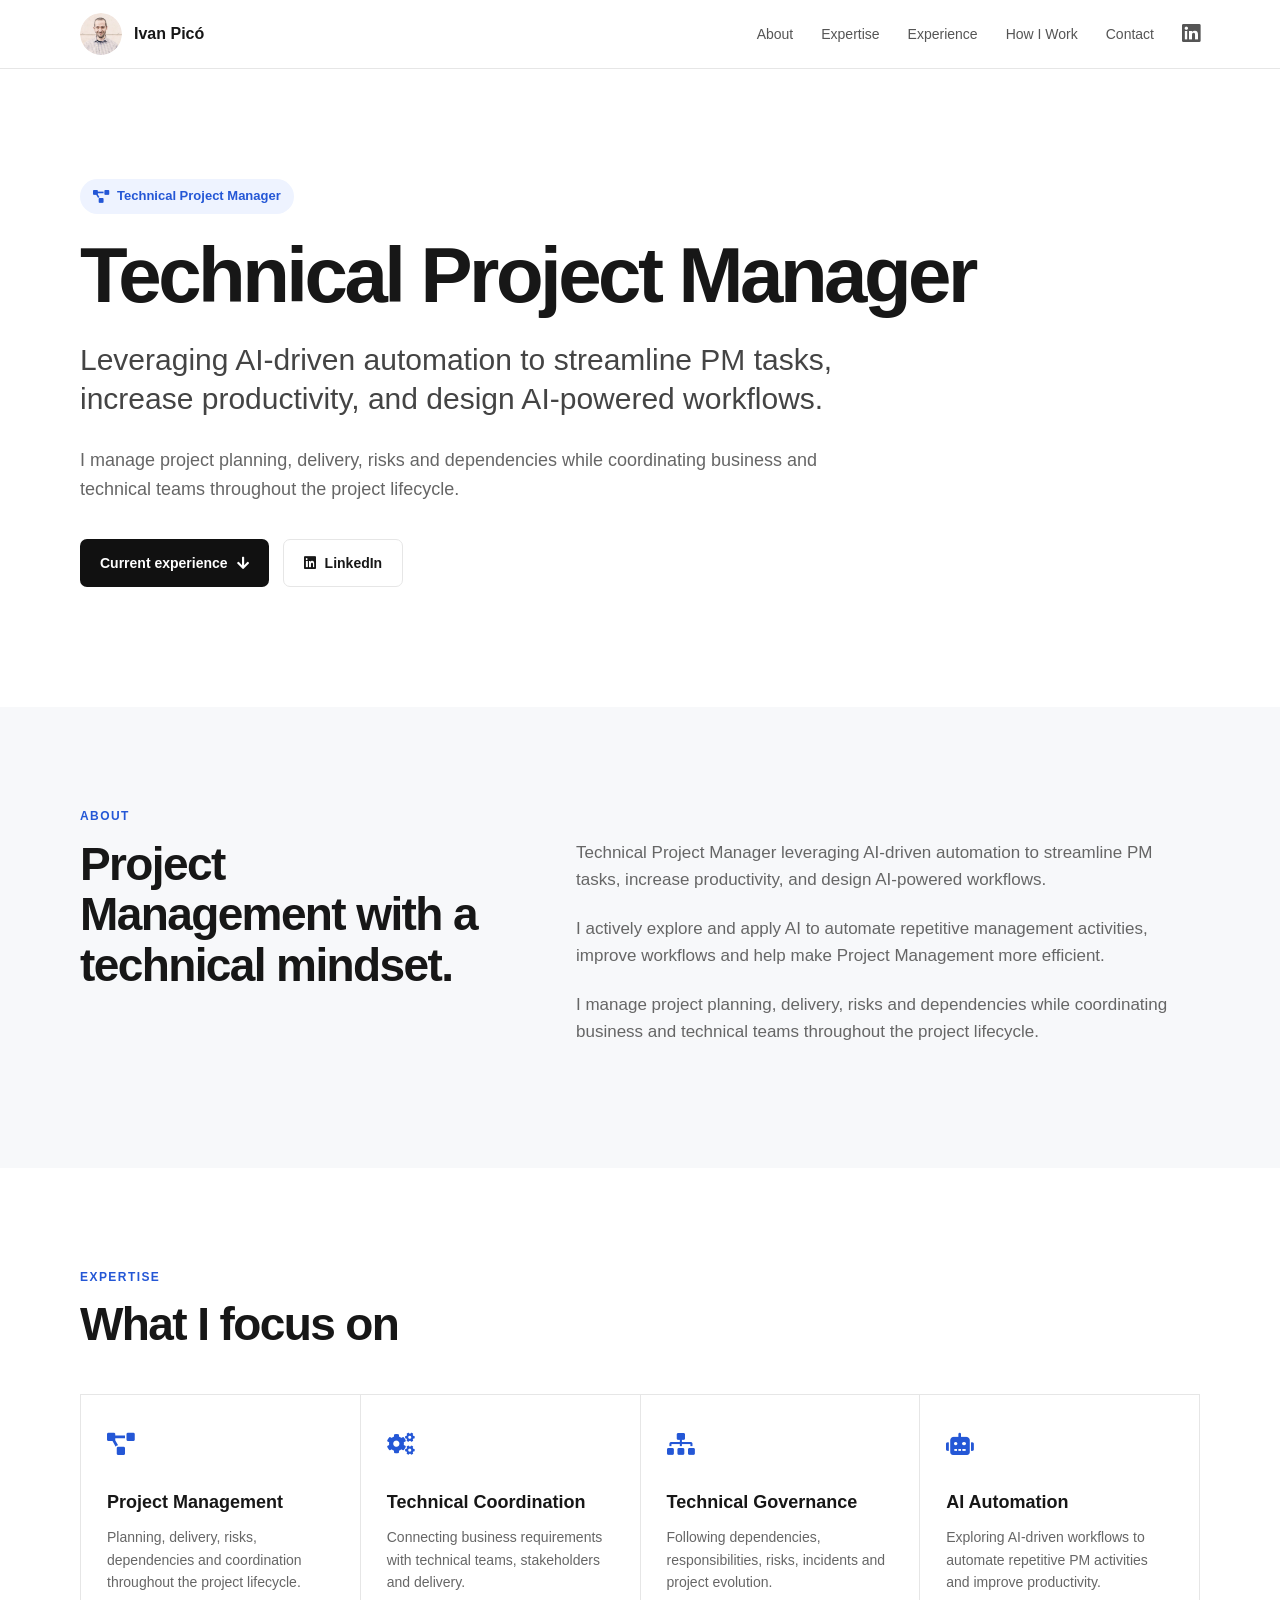
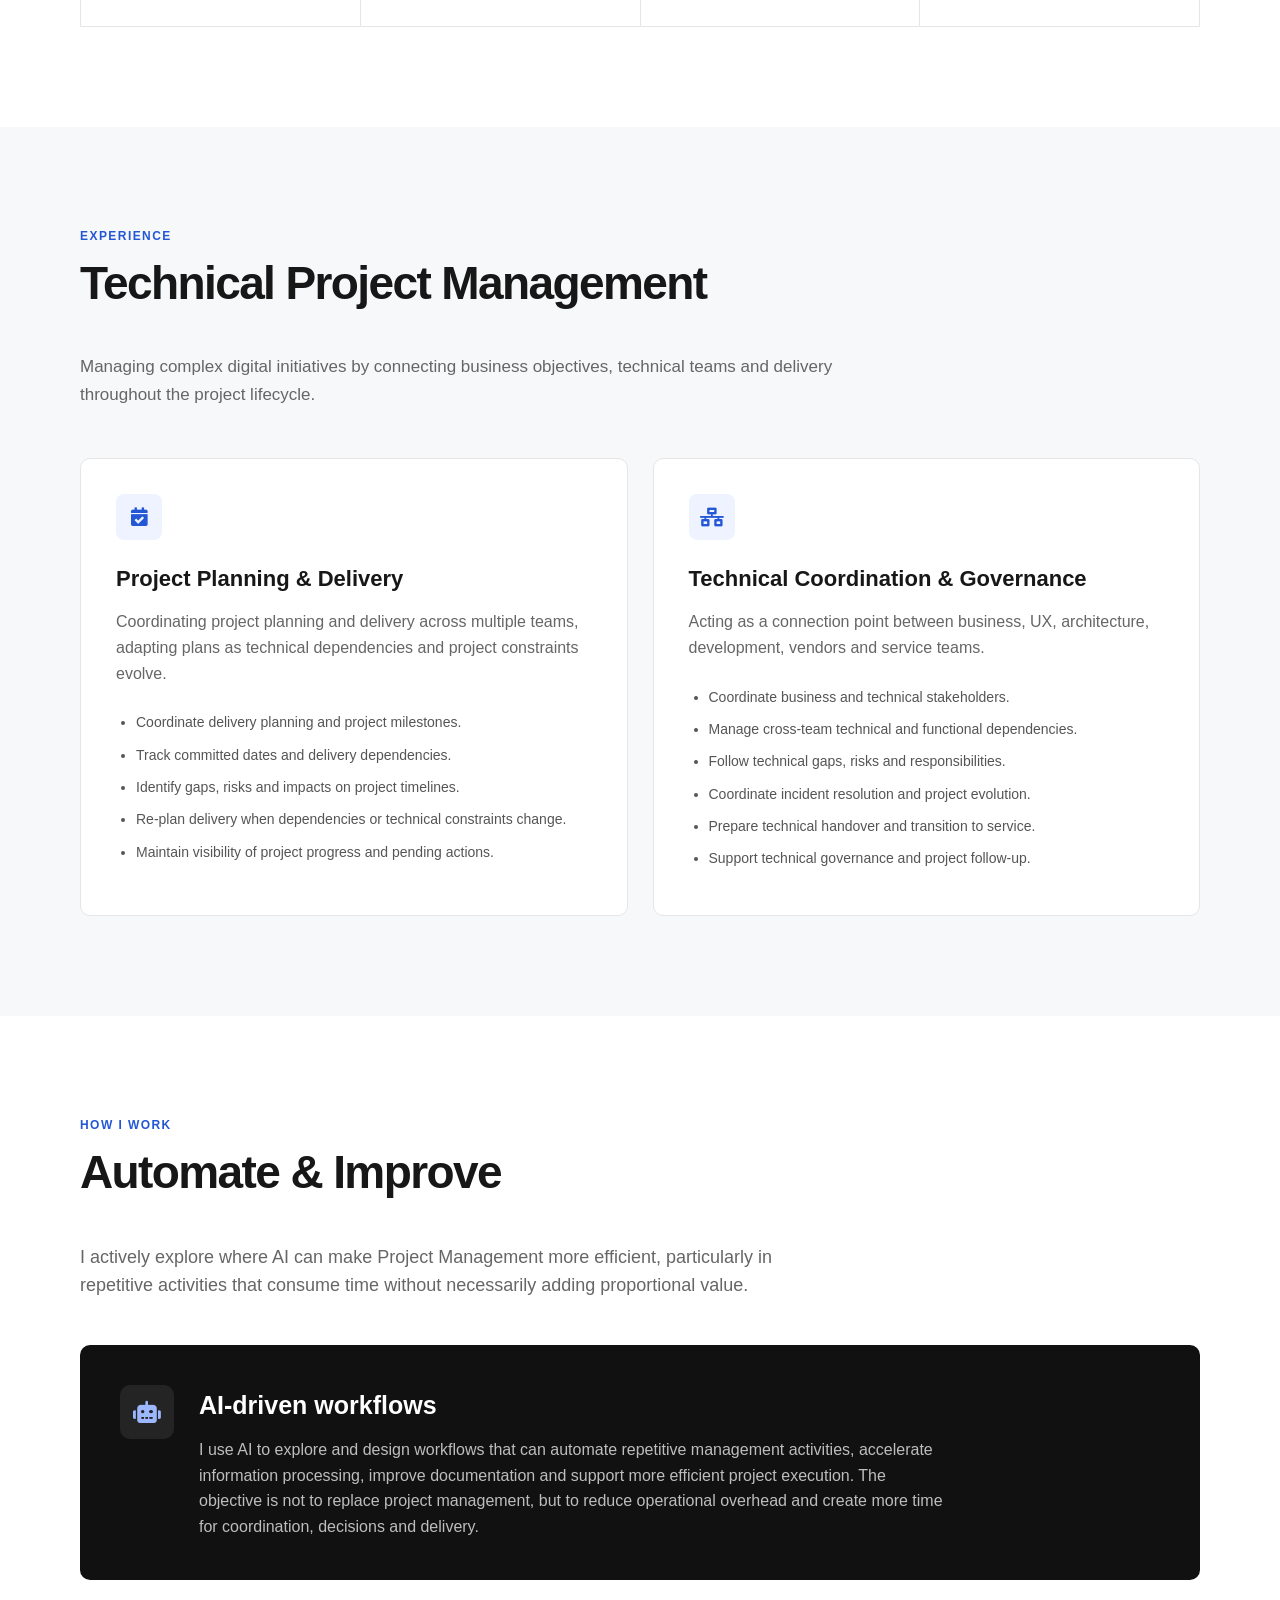
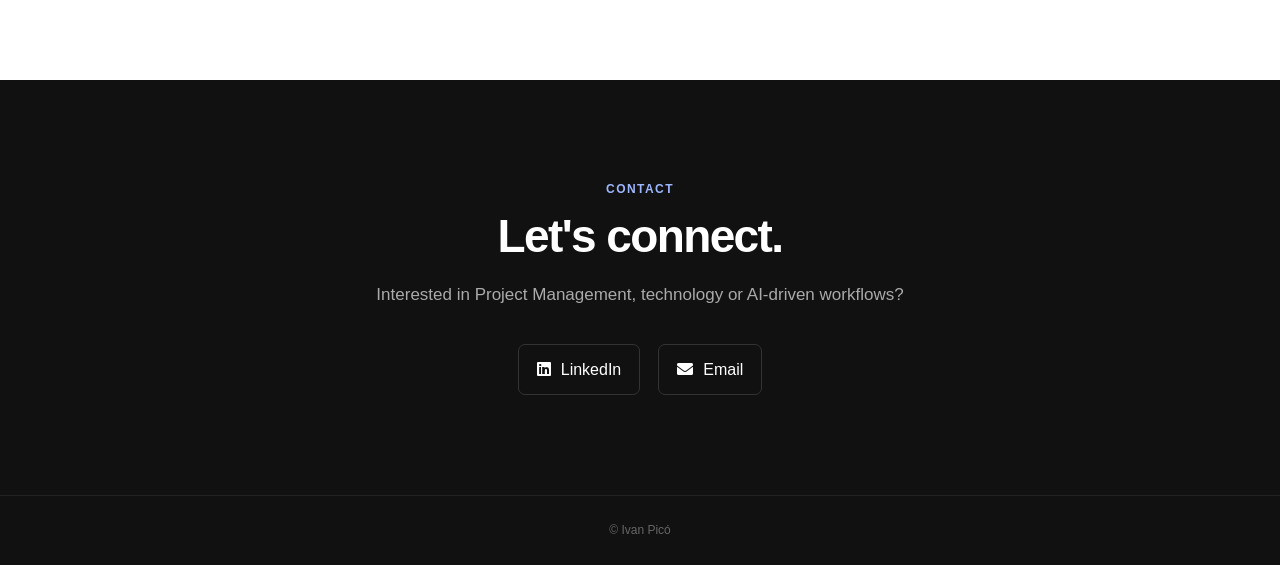
<file: index.html>
<!DOCTYPE html>
<html lang="en">

<head>
    <meta charset="UTF-8">
    <meta name="viewport" content="width=device-width, initial-scale=1.0">

    <title>Ivan Picó | Technical Project Manager</title>

    <meta name="description"
        content="Ivan Picó - Technical Project Manager leveraging AI-driven automation to streamline PM tasks, increase productivity, and design AI-powered workflows.">

    <link rel="stylesheet"
        href="https://cdnjs.cloudflare.com/ajax/libs/font-awesome/5.15.4/css/all.min.css">

    <link rel="apple-touch-icon"
        sizes="180x180"
        href="/favicon/apple-touch-icon.png">

    <link rel="icon"
        type="image/png"
        sizes="32x32"
        href="/favicon/favicon-32x32.png">

    <link rel="icon"
        type="image/png"
        sizes="16x16"
        href="/favicon/favicon-16x16.png">

    <link rel="manifest"
        href="/favicon/site.webmanifest">

    <meta name="theme-color" content="#ffffff">

    <style>

        :root {
            --background: #ffffff;
            --surface: #f7f8fa;
            --surface-dark: #111111;
            --text: #171717;
            --text-secondary: #666666;
            --border: #e6e6e6;
            --accent: #2457d6;
            --accent-light: #eef3ff;
            --max-width: 1120px;
        }

        * {
            box-sizing: border-box;
        }

        html {
            scroll-behavior: smooth;
        }

        body {
            margin: 0;
            font-family: -apple-system,
                BlinkMacSystemFont,
                "Segoe UI",
                Roboto,
                Helvetica,
                Arial,
                sans-serif;
            color: var(--text);
            background: var(--background);
            line-height: 1.6;
        }

        a {
            color: inherit;
            text-decoration: none;
        }

        .container {
            width: min(100% - 40px, var(--max-width));
            margin: 0 auto;
        }

        /* =========================
           NAVIGATION
        ========================= */

        .navbar {
            position: sticky;
            top: 0;
            z-index: 1000;
            background: rgba(255, 255, 255, 0.94);
            backdrop-filter: blur(10px);
            border-bottom: 1px solid var(--border);
        }

        .navbar-inner {
            min-height: 68px;
            display: flex;
            align-items: center;
            justify-content: space-between;
        }

        .brand {
            display: flex;
            align-items: center;
            gap: 12px;
            font-weight: 600;
        }

        .brand img {
            width: 42px;
            height: 42px;
            border-radius: 50%;
            object-fit: cover;
        }

        .brand-name {
            font-size: 16px;
        }

        .nav-links {
            display: flex;
            align-items: center;
            gap: 28px;
        }

        .nav-links a {
            color: #555;
            font-size: 14px;
            transition: color 0.2s ease;
        }

        .nav-links a:hover {
            color: var(--text);
        }

        .linkedin-link {
            font-size: 21px !important;
        }

        /* =========================
           HERO
        ========================= */

        .hero {
            padding: 110px 0 120px;
        }

        .hero-content {
            max-width: 900px;
        }

        .hero-eyebrow {
            display: inline-flex;
            align-items: center;
            gap: 8px;
            margin-bottom: 22px;
            padding: 7px 13px;
            background: var(--accent-light);
            color: var(--accent);
            border-radius: 20px;
            font-size: 13px;
            font-weight: 600;
        }

        .hero h1 {
            margin: 0 0 25px;
            font-size: clamp(46px, 7vw, 78px);
            line-height: 1.02;
            letter-spacing: -0.045em;
            font-weight: 700;
        }

        .hero-title {
            font-size: clamp(22px, 3vw, 30px);
            line-height: 1.3;
            font-weight: 500;
            color: #444;
            max-width: 850px;
            margin-bottom: 28px;
        }

        .hero-description {
            max-width: 760px;
            font-size: 18px;
            color: var(--text-secondary);
            margin: 0;
        }

        .hero-actions {
            display: flex;
            gap: 14px;
            margin-top: 35px;
            flex-wrap: wrap;
        }

        .button {
            display: inline-flex;
            align-items: center;
            justify-content: center;
            gap: 9px;
            padding: 12px 20px;
            border-radius: 7px;
            font-size: 14px;
            font-weight: 600;
            transition: all 0.2s ease;
        }

        .button-primary {
            color: white;
            background: var(--surface-dark);
        }

        .button-primary:hover {
            transform: translateY(-1px);
            opacity: 0.9;
        }

        .button-secondary {
            border: 1px solid var(--border);
            color: var(--text);
            background: white;
        }

        .button-secondary:hover {
            background: var(--surface);
        }

        /* =========================
           SECTIONS
        ========================= */

        section {
            padding: 100px 0;
        }

        .section-label {
            color: var(--accent);
            text-transform: uppercase;
            letter-spacing: 0.12em;
            font-size: 12px;
            font-weight: 700;
            margin-bottom: 12px;
        }

        .section-title {
            margin: 0 0 45px;
            font-size: clamp(32px, 5vw, 46px);
            line-height: 1.1;
            letter-spacing: -0.035em;
        }

        /* =========================
           ABOUT
        ========================= */

        .about {
            background: var(--surface);
        }

        .about-grid {
            display: grid;
            grid-template-columns: 0.8fr 1.2fr;
            gap: 80px;
            align-items: start;
        }

        .about-intro {
            font-size: 22px;
            line-height: 1.45;
            font-weight: 500;
        }

        .about-text {
            color: var(--text-secondary);
            font-size: 17px;
        }

        .about-text p {
            margin-top: 0;
            margin-bottom: 22px;
        }

        /* =========================
           EXPERTISE
        ========================= */

        .expertise-grid {
            display: grid;
            grid-template-columns: repeat(4, 1fr);
            gap: 1px;
            background: var(--border);
            border: 1px solid var(--border);
        }

        .expertise-card {
            background: white;
            padding: 32px 26px;
            min-height: 180px;
        }

        .expertise-icon {
            font-size: 22px;
            color: var(--accent);
            margin-bottom: 25px;
        }

        .expertise-card h3 {
            margin: 0 0 10px;
            font-size: 18px;
        }

        .expertise-card p {
            margin: 0;
            color: var(--text-secondary);
            font-size: 14px;
        }

        /* =========================
           CURRENT EXPERIENCE
        ========================= */

        .experience {
            background: var(--surface);
        }

        .experience-intro {
            max-width: 760px;
            color: var(--text-secondary);
            font-size: 17px;
            margin-bottom: 50px;
        }

        .experience-grid {
            display: grid;
            grid-template-columns: repeat(2, 1fr);
            gap: 25px;
        }

        .experience-card {
            background: white;
            border: 1px solid var(--border);
            border-radius: 10px;
            padding: 35px;
            transition:
                transform 0.2s ease,
                box-shadow 0.2s ease;
        }

        .experience-card:hover {
            transform: translateY(-3px);
            box-shadow:
                0 12px 35px rgba(0, 0, 0, 0.07);
        }

        .experience-icon {
            width: 46px;
            height: 46px;
            display: flex;
            align-items: center;
            justify-content: center;
            margin-bottom: 25px;
            border-radius: 8px;
            background: var(--accent-light);
            color: var(--accent);
            font-size: 19px;
        }

        .experience-card h3 {
            margin: 0 0 15px;
            font-size: 22px;
            line-height: 1.3;
        }

        .experience-card > p {
            color: var(--text-secondary);
            margin-bottom: 25px;
        }

        .experience-card ul {
            padding-left: 20px;
            margin: 0;
            color: #555;
            font-size: 14px;
        }

        .experience-card li {
            margin-bottom: 10px;
        }

        /* =========================
           HOW I WORK
        ========================= */

        .how-i-work {
            background: white;
        }

        .how-intro {
            max-width: 760px;
            color: var(--text-secondary);
            font-size: 18px;
            margin-bottom: 45px;
        }

        .automation-card {
            display: grid;
            grid-template-columns: auto 1fr;
            gap: 25px;
            padding: 40px;
            background: var(--surface-dark);
            color: white;
            border-radius: 10px;
        }

        .automation-icon {
            width: 54px;
            height: 54px;
            display: flex;
            align-items: center;
            justify-content: center;
            border-radius: 10px;
            background: #242424;
            color: #9db7ff;
            font-size: 22px;
        }

        .automation-card h3 {
            margin: 0 0 12px;
            font-size: 25px;
        }

        .automation-card p {
            margin: 0;
            max-width: 750px;
            color: #bdbdbd;
            font-size: 16px;
        }

        /* =========================
           CONTACT
        ========================= */

        .contact {
            background: var(--surface-dark);
            color: white;
            text-align: center;
        }

        .contact .section-label {
            color: #9db7ff;
        }

        .contact h2 {
            margin-bottom: 20px;
        }

        .contact-text {
            max-width: 620px;
            margin: 0 auto 35px;
            color: #aaa;
            font-size: 17px;
        }

        .contact-links {
            display: flex;
            justify-content: center;
            gap: 18px;
            flex-wrap: wrap;
        }

        .contact-link {
            display: inline-flex;
            align-items: center;
            gap: 10px;
            padding: 12px 18px;
            border: 1px solid #333;
            border-radius: 7px;
            color: white;
            transition: background 0.2s ease;
        }

        .contact-link:hover {
            background: #222;
        }

        /* =========================
           FOOTER
        ========================= */

        footer {
            padding: 25px 0;
            background: var(--surface-dark);
            color: #666;
            border-top: 1px solid #222;
            text-align: center;
            font-size: 12px;
        }

        /* =========================
           RESPONSIVE
        ========================= */

        @media (max-width: 900px) {

            .about-grid {
                grid-template-columns: 1fr;
                gap: 35px;
            }

            .expertise-grid {
                grid-template-columns: repeat(2, 1fr);
            }

            .experience-grid {
                grid-template-columns: 1fr;
            }

        }

        @media (max-width: 700px) {

            .container {
                width: min(100% - 28px, var(--max-width));
            }

            .navbar-inner {
                min-height: 60px;
            }

            .brand-name {
                display: none;
            }

            .nav-links {
                gap: 15px;
            }

            .nav-links a {
                font-size: 12px;
            }

            .hero {
                padding: 75px 0 85px;
            }

            section {
                padding: 75px 0;
            }

            .hero-title {
                font-size: 21px;
            }

            .hero-description {
                font-size: 16px;
            }

            .expertise-grid {
                grid-template-columns: 1fr;
            }

            .automation-card {
                grid-template-columns: 1fr;
                padding: 30px;
            }

        }

    </style>

</head>

<body>

    <!-- =========================
         NAVIGATION
    ========================= -->

    <nav class="navbar">

        <div class="container navbar-inner">

            <a href="#top" class="brand">

                <img
                    src="images/ivanpico_rounded.png"
                    alt="Ivan Picó">

                <span class="brand-name">
                    Ivan Picó
                </span>

            </a>

            <div class="nav-links">

                <a href="#about">
                    About
                </a>

                <a href="#expertise">
                    Expertise
                </a>

                <a href="#experience">
                    Experience
                </a>

                <a href="#how-i-work">
                    How I Work
                </a>

                <a href="#contact">
                    Contact
                </a>

                <a
                    href="https://www.linkedin.com/in/ivanpico"
                    target="_blank"
                    rel="noopener noreferrer"
                    class="linkedin-link"
                    aria-label="LinkedIn">

                    <i class="fab fa-linkedin"></i>

                </a>

            </div>

        </div>

    </nav>


    <main id="top">

        <!-- =========================
             HERO
        ========================= -->

        <section class="hero">

            <div class="container">

                <div class="hero-content">

                    <div class="hero-eyebrow">

                        <i class="fas fa-project-diagram"></i>

                        Technical Project Manager

                    </div>


                    <h1>
                        Technical Project Manager
                    </h1>


                    <div class="hero-title">

                        Leveraging AI-driven automation to streamline
                        PM tasks, increase productivity, and design
                        AI-powered workflows.

                    </div>


                    <p class="hero-description">

                        I manage project planning, delivery, risks and
                        dependencies while coordinating business and
                        technical teams throughout the project lifecycle.

                    </p>


                    <div class="hero-actions">

                        <a
                            href="#experience"
                            class="button button-primary">

                            Current experience

                            <i class="fas fa-arrow-down"></i>

                        </a>


                        <a
                            href="https://www.linkedin.com/in/ivanpico"
                            target="_blank"
                            rel="noopener noreferrer"
                            class="button button-secondary">

                            <i class="fab fa-linkedin"></i>

                            LinkedIn

                        </a>

                    </div>

                </div>

            </div>

        </section>


        <!-- =========================
             ABOUT
        ========================= -->

        <section id="about" class="about">

            <div class="container">

                <div class="section-label">
                    About
                </div>


                <div class="about-grid">

                    <div>

                        <h2 class="section-title">

                            Project Management
                            with a technical mindset.

                        </h2>

                    </div>


                    <div class="about-text">

                        <p>

                            Technical Project Manager leveraging
                            AI-driven automation to streamline PM tasks,
                            increase productivity, and design
                            AI-powered workflows.

                        </p>


                        <p>

                            I actively explore and apply AI to automate
                            repetitive management activities, improve
                            workflows and help make Project Management
                            more efficient.

                        </p>


                        <p>

                            I manage project planning, delivery, risks
                            and dependencies while coordinating business
                            and technical teams throughout the project
                            lifecycle.

                        </p>

                    </div>

                </div>

            </div>

        </section>


        <!-- =========================
             EXPERTISE
        ========================= -->

        <section id="expertise">

            <div class="container">

                <div class="section-label">
                    Expertise
                </div>


                <h2 class="section-title">
                    What I focus on
                </h2>


                <div class="expertise-grid">


                    <article class="expertise-card">

                        <div class="expertise-icon">

                            <i class="fas fa-project-diagram"></i>

                        </div>

                        <h3>
                            Project Management
                        </h3>

                        <p>

                            Planning, delivery, risks, dependencies
                            and coordination throughout the project
                            lifecycle.

                        </p>

                    </article>


                    <article class="expertise-card">

                        <div class="expertise-icon">

                            <i class="fas fa-cogs"></i>

                        </div>

                        <h3>
                            Technical Coordination
                        </h3>

                        <p>

                            Connecting business requirements with
                            technical teams, stakeholders and delivery.

                        </p>

                    </article>


                    <article class="expertise-card">

                        <div class="expertise-icon">

                            <i class="fas fa-sitemap"></i>

                        </div>

                        <h3>
                            Technical Governance
                        </h3>

                        <p>

                            Following dependencies, responsibilities,
                            risks, incidents and project evolution.

                        </p>

                    </article>


                    <article class="expertise-card">

                        <div class="expertise-icon">

                            <i class="fas fa-robot"></i>

                        </div>

                        <h3>
                            AI Automation
                        </h3>

                        <p>

                            Exploring AI-driven workflows to automate
                            repetitive PM activities and improve
                            productivity.

                        </p>

                    </article>


                </div>

            </div>

        </section>


        <!-- =========================
             CURRENT EXPERIENCE
        ========================= -->

        <section id="experience" class="experience">

            <div class="container">

                <div class="section-label">
                    Experience
                </div>


                <h2 class="section-title">
                    Technical Project Management
                </h2>


                <p class="experience-intro">

                    Managing complex digital initiatives by connecting
                    business objectives, technical teams and delivery
                    throughout the project lifecycle.

                </p>


                <div class="experience-grid">


                    <!-- PROJECT PLANNING -->

                    <article class="experience-card">

                        <div class="experience-icon">

                            <i class="fas fa-calendar-check"></i>

                        </div>


                        <h3>
                            Project Planning & Delivery
                        </h3>


                        <p>

                            Coordinating project planning and delivery
                            across multiple teams, adapting plans as
                            technical dependencies and project
                            constraints evolve.

                        </p>


                        <ul>

                            <li>
                                Coordinate delivery planning and
                                project milestones.
                            </li>

                            <li>
                                Track committed dates and delivery
                                dependencies.
                            </li>

                            <li>
                                Identify gaps, risks and impacts on
                                project timelines.
                            </li>

                            <li>
                                Re-plan delivery when dependencies or
                                technical constraints change.
                            </li>

                            <li>
                                Maintain visibility of project
                                progress and pending actions.
                            </li>

                        </ul>

                    </article>


                    <!-- TECHNICAL COORDINATION -->

                    <article class="experience-card">

                        <div class="experience-icon">

                            <i class="fas fa-network-wired"></i>

                        </div>


                        <h3>
                            Technical Coordination & Governance
                        </h3>


                        <p>

                            Acting as a connection point between
                            business, UX, architecture, development,
                            vendors and service teams.

                        </p>


                        <ul>

                            <li>
                                Coordinate business and technical
                                stakeholders.
                            </li>

                            <li>
                                Manage cross-team technical and
                                functional dependencies.
                            </li>

                            <li>
                                Follow technical gaps, risks and
                                responsibilities.
                            </li>

                            <li>
                                Coordinate incident resolution and
                                project evolution.
                            </li>

                            <li>
                                Prepare technical handover and
                                transition to service.
                            </li>

                            <li>
                                Support technical governance and
                                project follow-up.
                            </li>

                        </ul>

                    </article>


                </div>

            </div>

        </section>


        <!-- =========================
             HOW I WORK
        ========================= -->

        <section id="how-i-work" class="how-i-work">

            <div class="container">

                <div class="section-label">
                    How I Work
                </div>


                <h2 class="section-title">
                    Automate & Improve
                </h2>


                <p class="how-intro">

                    I actively explore where AI can make Project
                    Management more efficient, particularly in
                    repetitive activities that consume time without
                    necessarily adding proportional value.

                </p>


                <div class="automation-card">


                    <div class="automation-icon">

                        <i class="fas fa-robot"></i>

                    </div>


                    <div>

                        <h3>
                            AI-driven workflows
                        </h3>


                        <p>

                            I use AI to explore and design workflows
                            that can automate repetitive management
                            activities, accelerate information
                            processing, improve documentation and
                            support more efficient project execution.

                            The objective is not to replace project
                            management, but to reduce operational
                            overhead and create more time for
                            coordination, decisions and delivery.

                        </p>

                    </div>


                </div>

            </div>

        </section>


        <!-- =========================
             CONTACT
        ========================= -->

        <section id="contact" class="contact">

            <div class="container">

                <div class="section-label">
                    Contact
                </div>


                <h2 class="section-title">
                    Let's connect.
                </h2>


                <p class="contact-text">

                    Interested in Project Management,
                    technology or AI-driven workflows?

                </p>


                <div class="contact-links">


                    <a
                        href="https://www.linkedin.com/in/ivanpico"
                        target="_blank"
                        rel="noopener noreferrer"
                        class="contact-link">

                        <i class="fab fa-linkedin"></i>

                        LinkedIn

                    </a>


                    <a
                        href="mailto:ivan.pico.martin@gmail.com"
                        class="contact-link">

                        <i class="fas fa-envelope"></i>

                        Email

                    </a>


                </div>

            </div>

        </section>

    </main>


    <!-- =========================
         FOOTER
    ========================= -->

    <footer>

        <div class="container">

            © Ivan Picó

        </div>

    </footer>


</body>

</html>
</file>
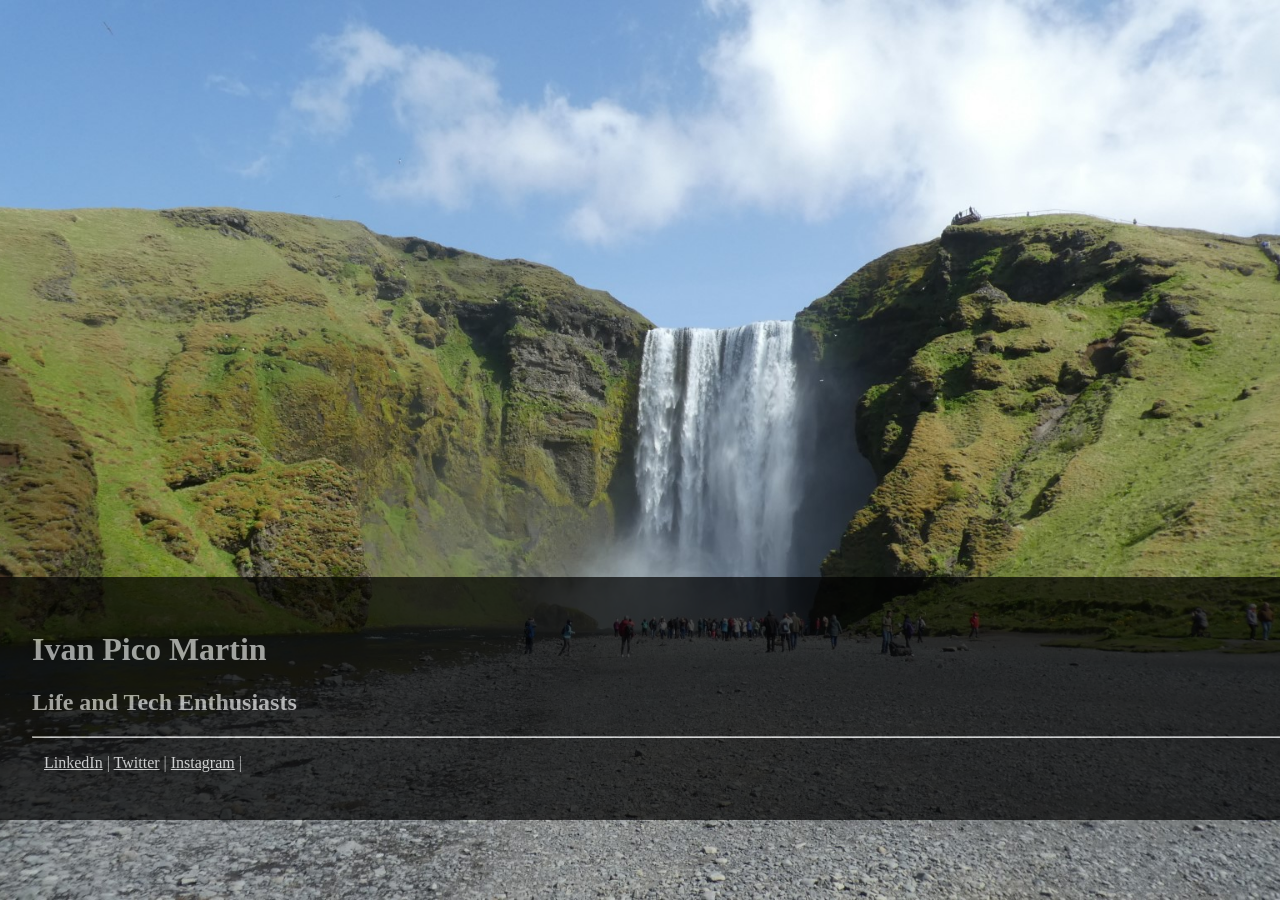
<file: old/index.html>
<!DOCTYPE html>
<html>

<head>
  <meta name="viewport" content="width=device-width, initial-scale=1">
  <style>
    body,
    html {
      height: 100%;
      margin: 0;
    }

    #main {
      position: fixed;
      bottom: 5em;
      width: 100%;
      background-color: black;
      opacity: 0.7;
      color: #ccc;
      padding: 2em;
    }

    a:link,
    a:visited,
    a:hover,
    a:active {
      color: #eee;
    }

    .bg {
      /* The image used */
      background-image: url("ivanpico_bg.jpg");

      /* Full height */
      height: 100%;

      /* Center and scale the image nicely */
      background-position: center;
      background-repeat: no-repeat;
      background-size: cover;
    }
  </style>
</head>

<body>

  <div class="bg"></div>

  <div id="main">
    <h1>Ivan Pico Martin</h1>
    <h2>Life and Tech Enthusiasts</h2>
    <hr />
    <p></p>
    <p>&nbsp;<i class="fa fa-link" aria-hidden="true"></i>&nbsp;
      <a href="https://www.linkedin.com/in/ivanpico/">LinkedIn</a> |
      <a href="https://twitter.com/_ivanpico">Twitter</a> |
      <a href="https://instagram.com/ivanpicom">Instagram</a> |
    </p>
  </div>
</body>

</html>
</file>
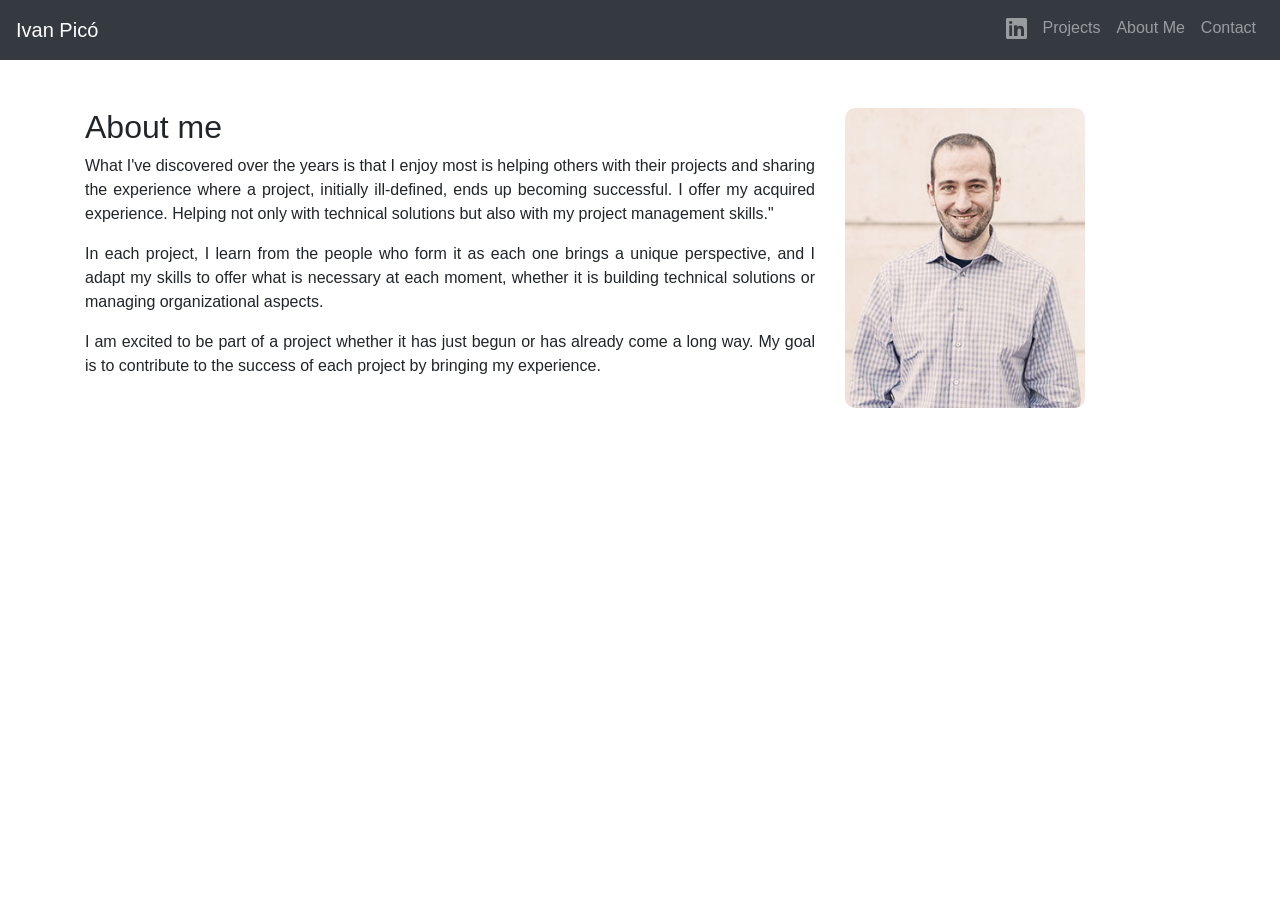
<file: about.html>
<!DOCTYPE html>
<html lang="es">

<head>
    <meta charset="UTF-8">
    <meta name="viewport" content="width=device-width, initial-scale=1.0">
    <title>Ivan Picó</title>
    <link rel="stylesheet" href="https://cdnjs.cloudflare.com/ajax/libs/font-awesome/5.15.4/css/all.min.css">
    <link rel="stylesheet" href="https://stackpath.bootstrapcdn.com/bootstrap/4.5.2/css/bootstrap.min.css">
    <link rel="stylesheet" href="styles.css">
    <link rel="apple-touch-icon" sizes="180x180" href="/favicon/apple-touch-icon.png">
    <link rel="icon" type="image/png" sizes="32x32" href="/favicon/favicon-32x32.png">
    <link rel="icon" type="image/png" sizes="16x16" href="/favicon/favicon-16x16.png">
    <link rel="manifest" href="/favicon/site.webmanifest">
    <meta name="msapplication-TileColor" content="#da532c">
    <meta name="theme-color" content="#ffffff">
</head>

<body>

    <!-- Navigation Bar -->
    <nav class="navbar navbar-expand-lg navbar-dark bg-dark">
        <a class="navbar-brand" href="#">Ivan Picó</a>
        <button class="navbar-toggler" type="button" data-toggle="collapse" data-target="#navbarNav"
            aria-controls="navbarNav" aria-expanded="false" aria-label="Toggle navigation">
            <span class="navbar-toggler-icon"></span>
        </button>
        <div class="collapse navbar-collapse" id="navbarNav">
            <ul class="navbar-nav ml-auto">
                <li class="nav-item">
                    <a class="nav-link" href="https://www.linkedin.com/in/ivanpico" target="_blank"
                        rel="noopener noreferrer">
                        <i class="fab fa-linkedin icon-large" style="font-size: 24px;"></i>
                    </a>
                </li>
                <li class="nav-item">
                    <a class="nav-link" href="index.html">Projects</a>
                </li>
                <li class="nav-item">
                    <a class="nav-link" href="about.html">About Me</a>
                </li>
                <li class="nav-item">
                    <a class="nav-link" href="index.html">Contact</a>
                </li>
            </ul>
        </div>
    </nav>

    <section id="about" class="py-5">
        <div class="container">
            <div class="row">
                <div class="col-md-8">
                    <h2> About me</h2>
                    <p style="text-align: justify;">
                        What I've discovered over the years is that I enjoy most is helping others with their projects and sharing the experience where a project, initially ill-defined, ends up becoming successful. I offer my acquired experience. Helping not only with technical solutions but also with my project management skills."
                    </p>
                    <p style="text-align: justify;">
                        In each project, I learn from the people who form it as each one brings a unique perspective,
                        and I adapt my skills to offer what is necessary at each moment, whether it is building
                        technical solutions or managing organizational aspects.
                    </p>
                    <p style="text-align: justify;">
                        I am excited to be part of a project whether it has just begun or has already come a long way.
                        My goal is to contribute to the success of each project by bringing my experience.
                    </p>

                </div>
                <div class="col-md-4">
                    <img src="images/ivanpico.jpg" class="img-fluid" style="border-radius: 10px; height: 300px;"
                        alt="Ivan Picó">
                </div>
            </div>
        </div>
    </section>

    <script src="https://code.jquery.com/jquery-3.5.1.slim.min.js"></script>
    <script src="https://cdn.jsdelivr.net/npm/@popperjs/core@2.5.4/dist/umd/popper.min.js"></script>
    <script src="https://stackpath.bootstrapcdn.com/bootstrap/4.5.2/js/bootstrap.min.js"></script>
</body>

</html>
</file>
<file: styles.css>
.card-hover {
    transition: transform 0.3s ease-in-out; /* Asegura una transición suave */
}

.card-hover:hover {
    transform: scale(1.05); /* Aumenta el tamaño de la tarjeta en un 5% */
}
</file>
